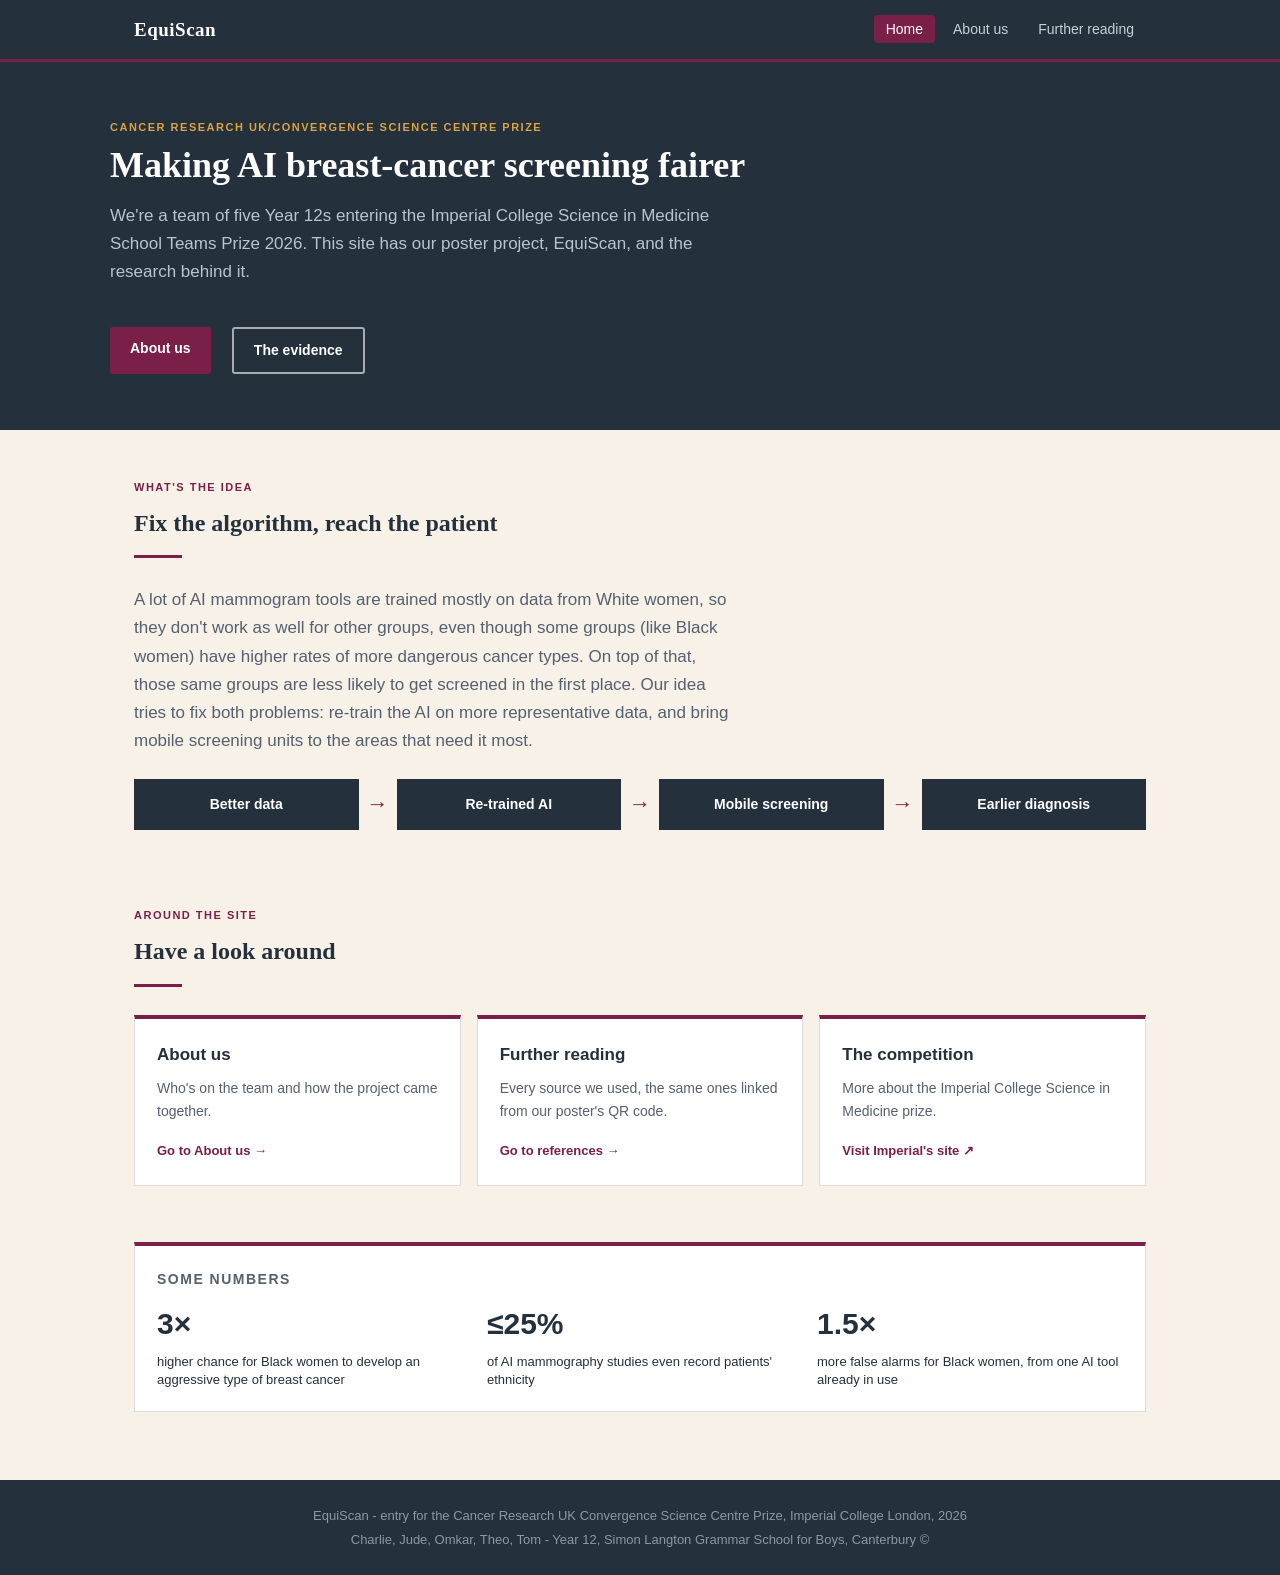
<file: index.html>
<!DOCTYPE html>
<html lang="en">
<head>
<meta charset="UTF-8">
<meta name="viewport" content="width=device-width, initial-scale=1.0">
<title>EquiScan</title>
<link rel="stylesheet" href="style.css">
</head>
<body>
<a class="skip-link" href="#main">Skip to content</a>

<header class="site-header">
  <nav class="nav-wrap" aria-label="Main navigation">
    <a class="brand" href="index.html">
      <span class="brand-mark" aria-hidden="true"></span>
      EquiScan
    </a>
    <button class="nav-toggle" aria-expanded="false" aria-controls="primary-nav">Menu</button>
    <ul class="nav-links" id="primary-nav">
      <li><a href="index.html" aria-current="page">Home</a></li>
      <li><a href="about.html">About us</a></li>
      <li><a href="references.html">Further reading</a></li>
    </ul>
  </nav>
</header>

<main id="main">

  <section class="hero">
    <div class="wrap hero-inner">
      <p class="section-label">Cancer Research UK/Convergence Science Centre Prize</p>
      <h1>Making AI breast-cancer screening fairer</h1>
      <p class="lede">We're a team of five Year 12s entering the Imperial College Science in Medicine School Teams Prize 2026. This site has our poster project, EquiScan, and the research behind it.</p>
      <div style="display:flex; gap:0.7rem; flex-wrap:wrap; margin-top:1.3rem;">
        <a class="btn" href="about.html">About us</a>
        <a class="btn btn--outline" href="references.html">The evidence</a>
      </div>
    </div>
  </section>

  <section class="section">
    <div class="wrap">
      <p class="section-label">What's the idea</p>
      <h2>Fix the algorithm, reach the patient</h2>
      <hr class="divider">
      <p class="lede">A lot of AI mammogram tools are trained mostly on data from White women, so they don't work as well for other groups, even though some groups (like Black women) have higher rates of more dangerous cancer types. On top of that, those same groups are less likely to get screened in the first place. Our idea tries to fix both problems: re-train the AI on more representative data, and bring mobile screening units to the areas that need it most.</p>

      <div class="flow">
        <div class="flow-step">Better data</div>
        <span class="flow-arrow" aria-hidden="true">→</span>
        <div class="flow-step">Re-trained AI</div>
        <span class="flow-arrow" aria-hidden="true">→</span>
        <div class="flow-step">Mobile screening</div>
        <span class="flow-arrow" aria-hidden="true">→</span>
        <div class="flow-step">Earlier diagnosis</div>
      </div>
    </div>
  </section>

  <section class="section section--tight">
    <div class="wrap">
      <p class="section-label">Around the site</p>
      <h2>Have a look around</h2>
      <hr class="divider">
      <div class="grid grid--3">
        <a class="nav-card" href="about.html">
          <h3>About us</h3>
          <p>Who's on the team and how the project came together.</p>
          <span class="nav-card-arrow">Go to About us →</span>
        </a>
        <a class="nav-card" href="references.html">
          <h3>Further reading</h3>
          <p>Every source we used, the same ones linked from our poster's QR code.</p>
          <span class="nav-card-arrow">Go to references →</span>
        </a>
        <a class="nav-card" href="https://www.imperial.ac.uk/nhli/interact/public-engagement/our-projects/community/" target="_blank" rel="noopener">
          <h3>The competition</h3>
          <p>More about the Imperial College Science in Medicine prize.</p>
          <span class="nav-card-arrow">Visit Imperial's site ↗</span>
        </a>
      </div>
    </div>
  </section>

  <section class="section section--tight">
    <div class="wrap">
      <div class="card">
        <p class="section-label">Some numbers</p>
        <div class="stat-row" style="border-top:none; padding-top:0; margin-top:0.5rem;">
          <div>
            <div class="stat-num" style="color:var(--accent);">3×</div>
            <div class="stat-label" style="color:var(--ink-soft);">higher chance for Black women to develop an aggressive type of breast cancer</div>
          </div>
          <div>
            <div class="stat-num" style="color:var(--accent);">≤25%</div>
            <div class="stat-label" style="color:var(--ink-soft);">of AI mammography studies even record patients' ethnicity</div>
          </div>
          <div>
            <div class="stat-num" style="color:var(--accent);">1.5×</div>
            <div class="stat-label" style="color:var(--ink-soft);">more false alarms for Black women, from one AI tool already in use</div>
          </div>
        </div>
      </div>
    </div>
  </section>

</main>

<footer class="site-footer">
  <div class="wrap">
    <p>EquiScan - entry for the Cancer Research UK Convergence Science Centre Prize, Imperial College London, 2026</p>
    <p>Charlie, Jude, Omkar, Theo, Tom - Year 12, Simon Langton Grammar School for Boys, Canterbury ©</p>
  </div>
</footer>

<script src="script.js"></script>
</body>
</html>
</file>
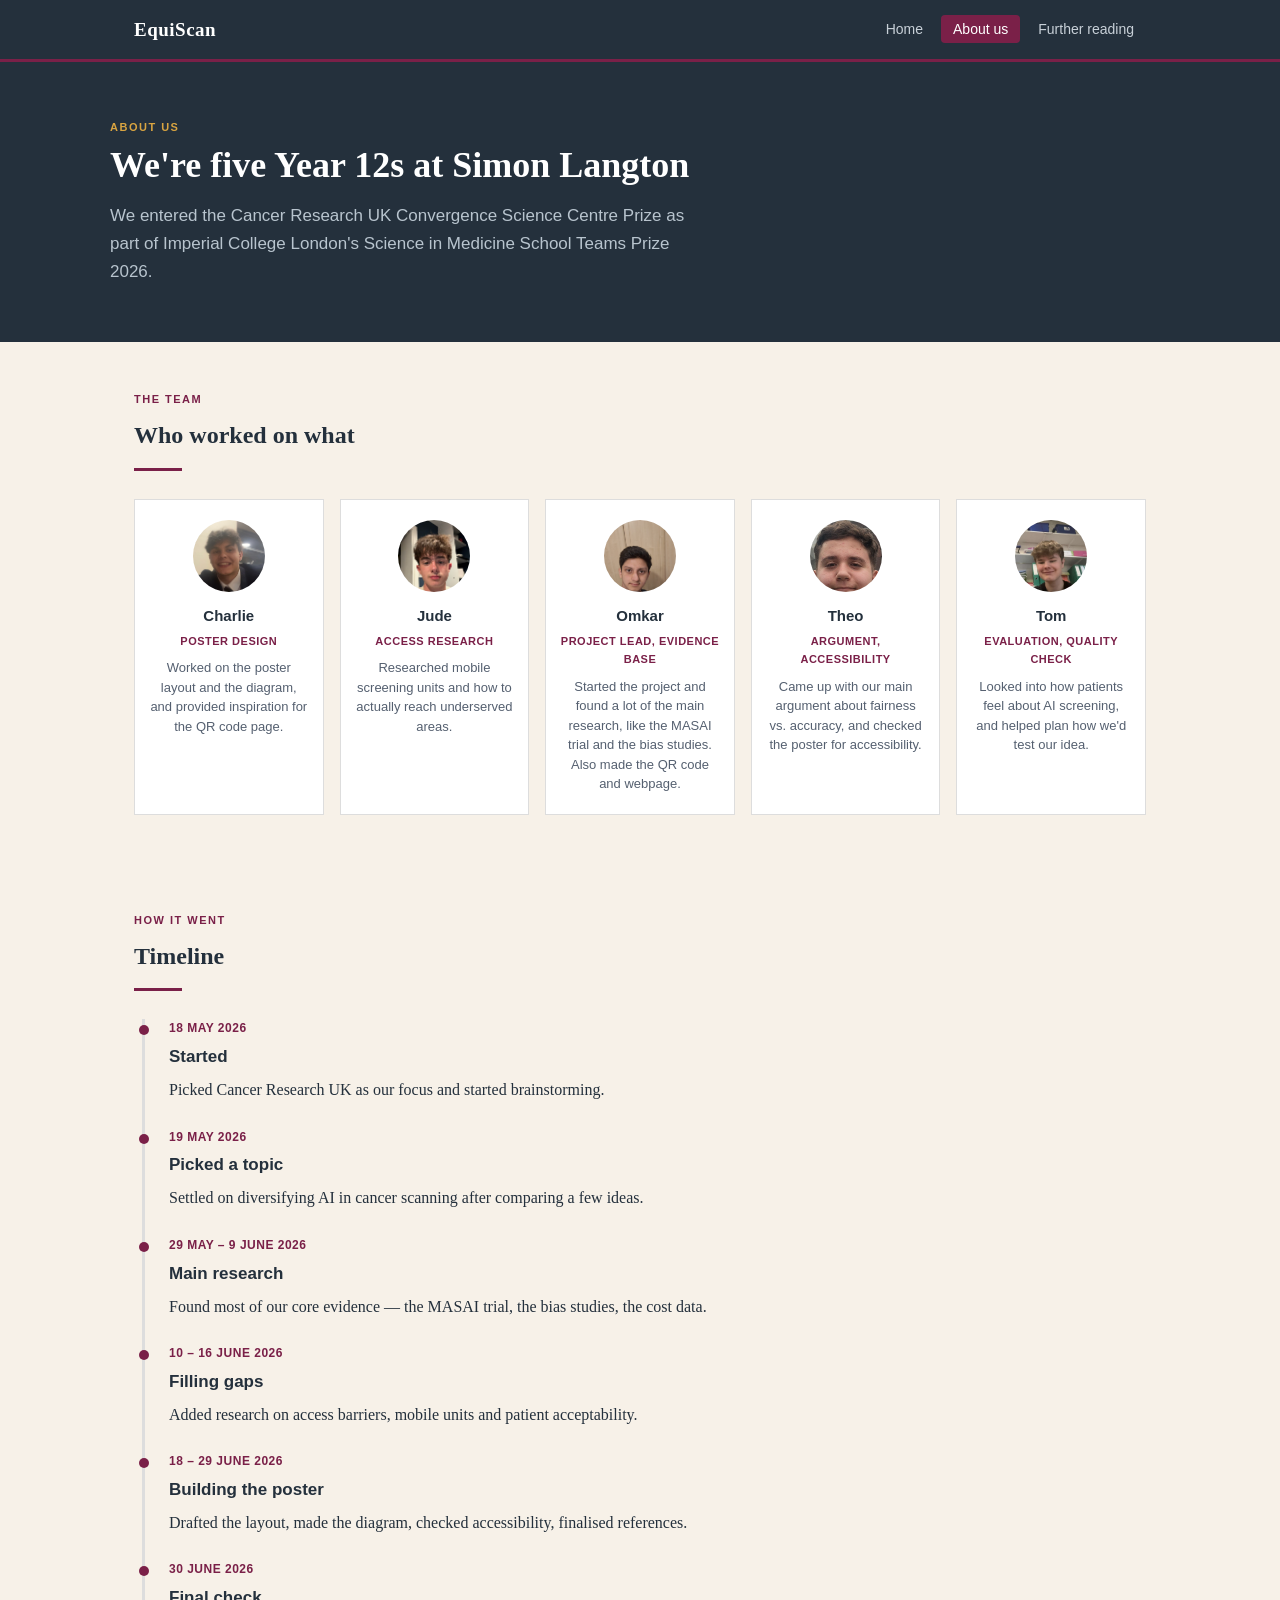
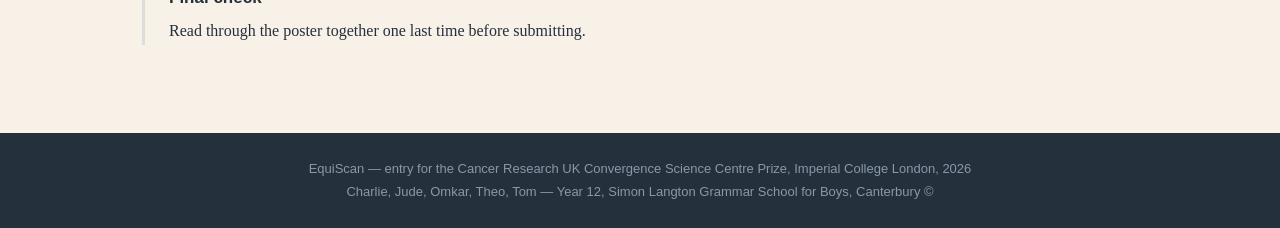
<file: about.html>
<!DOCTYPE html>
<html lang="en">
<head>
<meta charset="UTF-8">
<meta name="viewport" content="width=device-width, initial-scale=1.0">
<title>About us — EquiScan</title>
<link rel="stylesheet" href="style.css">
</head>
<body>
<a class="skip-link" href="#main">Skip to content</a>

<header class="site-header">
  <nav class="nav-wrap" aria-label="Main navigation">
    <a class="brand" href="index.html">
      <span class="brand-mark" aria-hidden="true">E</span>
      EquiScan
    </a>
    <button class="nav-toggle" aria-expanded="false" aria-controls="primary-nav">Menu</button>
    <ul class="nav-links" id="primary-nav">
      <li><a href="index.html">Home</a></li>
      <li><a href="about.html" aria-current="page">About us</a></li>
      <li><a href="references.html">Further reading</a></li>
    </ul>
  </nav>
</header>

<main id="main">

  <section class="hero">
    <div class="wrap hero-inner">
      <p class="section-label">About us</p>
      <h1>We're five Year 12s at Simon Langton</h1>
      <p class="lede">We entered the Cancer Research UK Convergence Science Centre Prize as part of Imperial College London's Science in Medicine School Teams Prize 2026.</p>
    </div>
  </section>

  <section class="section">
    <div class="wrap">
      <p class="section-label">The team</p>
      <h2>Who worked on what</h2>
      <hr class="divider">

      <div class="team-grid">

        <div class="team-card">
          <img src="images/charlie.jpeg" alt="Charlie" class="avatar-photo">
          <h3>Charlie</h3>
          <p class="team-role">Poster design</p>
          <p class="team-bio">Worked on the poster layout and the diagram, and provided inspiration for the QR code page.</p>
        </div>

        <div class="team-card">
          <img src="images/jude.jpeg" alt="Jude" class="avatar-photo">
          <h3>Jude</h3>
          <p class="team-role">Access research</p>
          <p class="team-bio">Researched mobile screening units and how to actually reach underserved areas.</p>
        </div>

        <div class="team-card">
          <img src="images/omkar.jpeg" alt="Omkar" class="avatar-photo">
          <h3>Omkar</h3>
          <p class="team-role">Project lead, evidence base</p>
          <p class="team-bio">Started the project and found a lot of the main research, like the MASAI trial and the bias studies. Also made the QR code and webpage.</p>
        </div>

        <div class="team-card">
          <img src="images/theo.jpeg" alt="Theo" class="avatar-photo">
          <h3>Theo</h3>
          <p class="team-role">Argument, accessibility</p>
          <p class="team-bio">Came up with our main argument about fairness vs. accuracy, and checked the poster for accessibility.</p>
        </div>

        <div class="team-card">
          <img src="images/tom.jpeg" alt="Tom" class="avatar-photo">
          <h3>Tom</h3>
          <p class="team-role">Evaluation, quality check</p>
          <p class="team-bio">Looked into how patients feel about AI screening, and helped plan how we'd test our idea.</p>
        </div>

      </div>
    </div>
  </section>

  <section class="section">
    <div class="wrap">
      <p class="section-label">How it went</p>
      <h2>Timeline</h2>
      <hr class="divider">

      <div class="timeline">
        <div class="timeline-item">
          <p class="timeline-date">18 May 2026</p>
          <h3>Started</h3>
          <p>Picked Cancer Research UK as our focus and started brainstorming.</p>
        </div>
        <div class="timeline-item">
          <p class="timeline-date">19 May 2026</p>
          <h3>Picked a topic</h3>
          <p>Settled on diversifying AI in cancer scanning after comparing a few ideas.</p>
        </div>
        <div class="timeline-item">
          <p class="timeline-date">29 May – 9 June 2026</p>
          <h3>Main research</h3>
          <p>Found most of our core evidence — the MASAI trial, the bias studies, the cost data.</p>
        </div>
        <div class="timeline-item">
          <p class="timeline-date">10 – 16 June 2026</p>
          <h3>Filling gaps</h3>
          <p>Added research on access barriers, mobile units and patient acceptability.</p>
        </div>
        <div class="timeline-item">
          <p class="timeline-date">18 – 29 June 2026</p>
          <h3>Building the poster</h3>
          <p>Drafted the layout, made the diagram, checked accessibility, finalised references.</p>
        </div>
        <div class="timeline-item">
          <p class="timeline-date">30 June 2026</p>
          <h3>Final check</h3>
          <p>Read through the poster together one last time before submitting.</p>
        </div>
      </div>
    </div>
  </section>

</main>

<footer class="site-footer">
  <div class="wrap">
    <p>EquiScan — entry for the Cancer Research UK Convergence Science Centre Prize, Imperial College London, 2026</p>
    <p>Charlie, Jude, Omkar, Theo, Tom — Year 12, Simon Langton Grammar School for Boys, Canterbury ©</p>
  </div>
</footer>

<script src="script.js"></script>
</body>
</html>
</file>
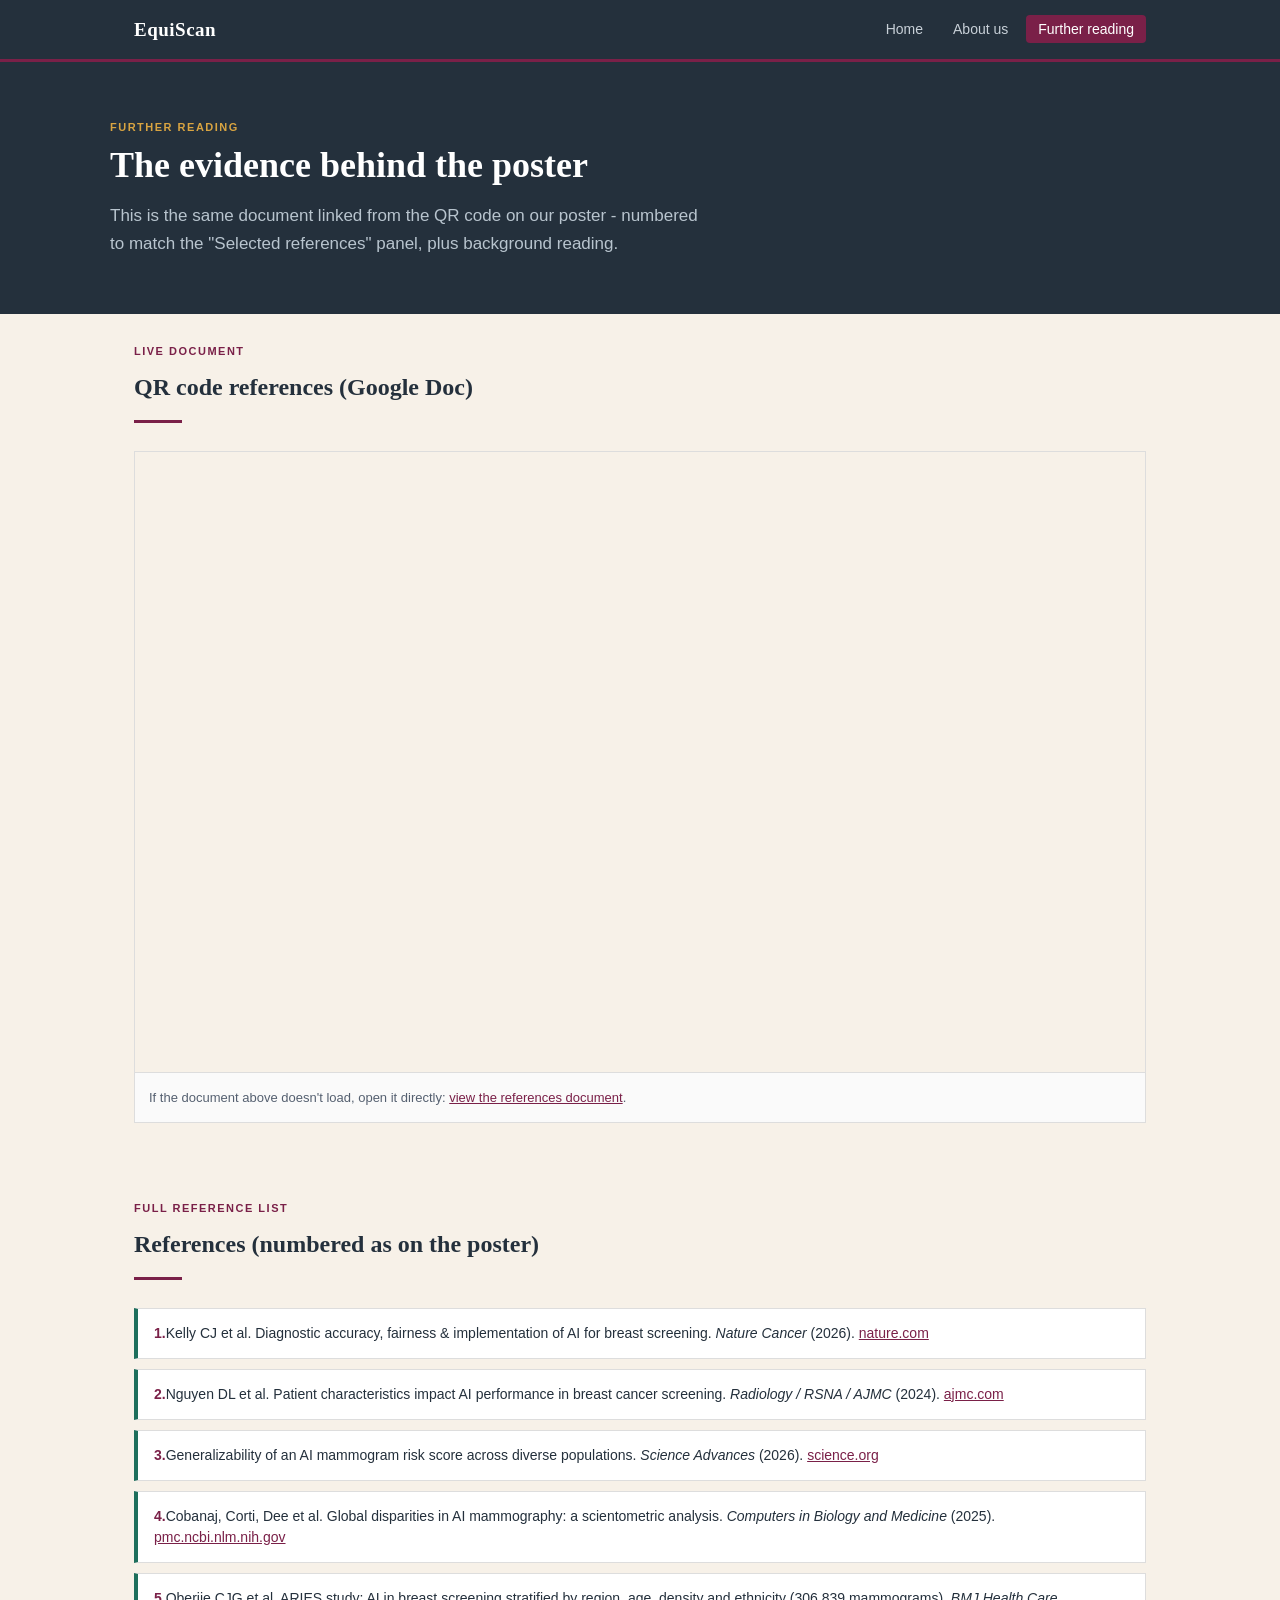
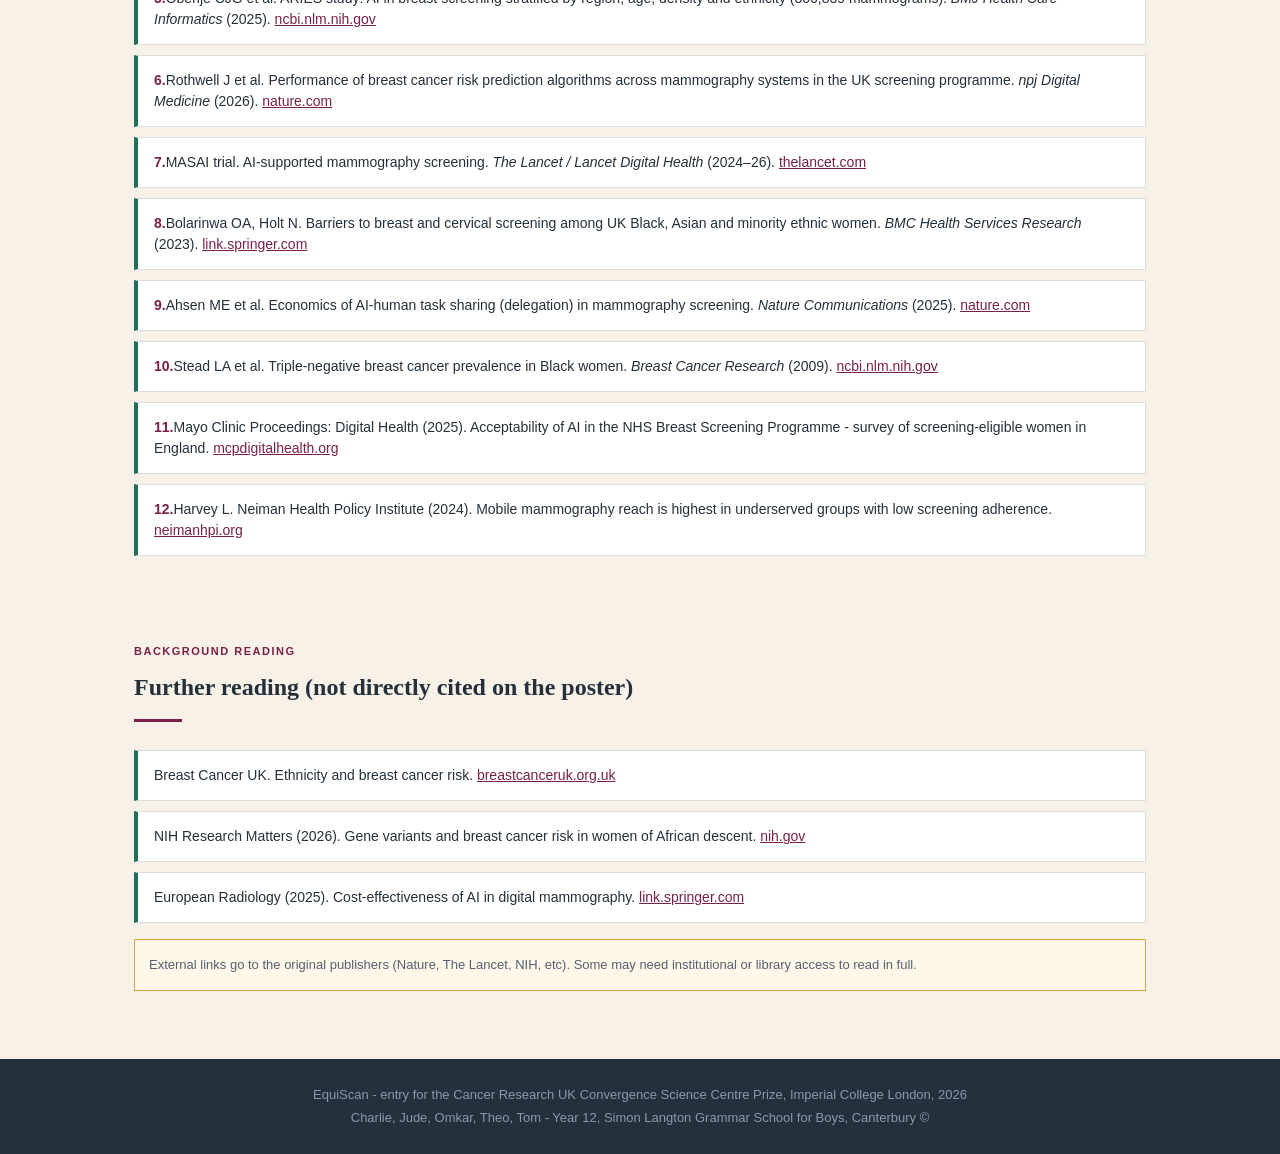
<file: references.html>
<!DOCTYPE html>
<html lang="en">
<head>
<meta charset="UTF-8">
<meta name="viewport" content="width=device-width, initial-scale=1.0">
<title>Further reading - EquiScan</title>
<link rel="stylesheet" href="style.css">
</head>
<body>
<a class="skip-link" href="#main">Skip to content</a>

<header class="site-header">
  <nav class="nav-wrap" aria-label="Main navigation">
    <a class="brand" href="index.html">
      <span class="brand-mark" aria-hidden="true">E</span>
      EquiScan
    </a>
    <button class="nav-toggle" aria-expanded="false" aria-controls="primary-nav">Menu</button>
    <ul class="nav-links" id="primary-nav">
      <li><a href="index.html">Home</a></li>
      <li><a href="about.html">About us</a></li>
      <li><a href="references.html" aria-current="page">Further reading</a></li>
    </ul>
  </nav>
</header>

<main id="main">

  <section class="hero">
    <div class="wrap hero-inner">
      <p class="section-label">Further reading</p>
      <h1>The evidence behind the poster</h1>
      <p class="lede">This is the same document linked from the QR code on our poster - numbered to match the "Selected references" panel, plus background reading.</p>
    </div>
  </section>

  <section class="section section--tight">
    <div class="wrap">
      <p class="section-label">Live document</p>
      <h2>QR code references (Google Doc)</h2>
      <hr class="divider">
      <div class="doc-embed">
        <iframe
          src="https://docs.google.com/document/d/e/2PACX-1vStDPqYl5hbNUBI51yWcIlxyT_wRcOq8J_AkpZSQybKN8P3ln-WQAETpdkJEcqwgzvYCmPM1qw4LQgG/pub?embedded=true"
          title="EquiScan references - Google Doc">
        </iframe>
        <p class="doc-embed-fallback">
          If the document above doesn't load, open it directly:
          <a href="https://docs.google.com/document/d/e/2PACX-1vStDPqYl5hbNUBI51yWcIlxyT_wRcOq8J_AkpZSQybKN8P3ln-WQAETpdkJEcqwgzvYCmPM1qw4LQgG/pub?embedded=true" target="_blank" rel="noopener">view the references document</a>.
        </p>
      </div>
    </div>
  </section>

  <section class="section">
    <div class="wrap">
      <p class="section-label">Full reference list</p>
      <h2>References (numbered as on the poster)</h2>
      <hr class="divider">
      <ol class="ref-list" style="list-style:none;">
        <li><span class="ref-num">1.</span>Kelly CJ et al. Diagnostic accuracy, fairness &amp; implementation of AI for breast screening. <em>Nature Cancer</em> (2026). <a href="https://www.nature.com/articles/s43018-026-01127-0" target="_blank" rel="noopener">nature.com</a></li>
        <li><span class="ref-num">2.</span>Nguyen DL et al. Patient characteristics impact AI performance in breast cancer screening. <em>Radiology / RSNA / AJMC</em> (2024). <a href="https://www.ajmc.com/view/patient-characteristics-affect-ai-performance-in-breast-cancer-screening" target="_blank" rel="noopener">ajmc.com</a></li>
        <li><span class="ref-num">3.</span>Generalizability of an AI mammogram risk score across diverse populations. <em>Science Advances</em> (2026). <a href="https://www.science.org/doi/10.1126/sciadv.ady3905" target="_blank" rel="noopener">science.org</a></li>
        <li><span class="ref-num">4.</span>Cobanaj, Corti, Dee et al. Global disparities in AI mammography: a scientometric analysis. <em>Computers in Biology and Medicine</em> (2025). <a href="https://pmc.ncbi.nlm.nih.gov/articles/PMC12185668/" target="_blank" rel="noopener">pmc.ncbi.nlm.nih.gov</a></li>
        <li><span class="ref-num">5.</span>Oberije CJG et al. ARIES study: AI in breast screening stratified by region, age, density and ethnicity (306,839 mammograms). <em>BMJ Health Care Informatics</em> (2025). <a href="https://www.ncbi.nlm.nih.gov/pmc/articles/PMC12083354/" target="_blank" rel="noopener">ncbi.nlm.nih.gov</a></li>
        <li><span class="ref-num">6.</span>Rothwell J et al. Performance of breast cancer risk prediction algorithms across mammography systems in the UK screening programme. <em>npj Digital Medicine</em> (2026). <a href="https://www.nature.com/articles/s41746-026-02507-7" target="_blank" rel="noopener">nature.com</a></li>
        <li><span class="ref-num">7.</span>MASAI trial. AI-supported mammography screening. <em>The Lancet / Lancet Digital Health</em> (2024–26). <a href="https://www.thelancet.com/journals/landig/article/PIIS2589-7500(24)00267-X/fulltext" target="_blank" rel="noopener">thelancet.com</a></li>
        <li><span class="ref-num">8.</span>Bolarinwa OA, Holt N. Barriers to breast and cervical screening among UK Black, Asian and minority ethnic women. <em>BMC Health Services Research</em> (2023). <a href="https://link.springer.com/article/10.1186/s12913-023-09410-x" target="_blank" rel="noopener">link.springer.com</a></li>
        <li><span class="ref-num">9.</span>Ahsen ME et al. Economics of AI-human task sharing (delegation) in mammography screening. <em>Nature Communications</em> (2025). <a href="https://www.nature.com/articles/s41467-025-57409-1" target="_blank" rel="noopener">nature.com</a></li>
        <li><span class="ref-num">10.</span>Stead LA et al. Triple-negative breast cancer prevalence in Black women. <em>Breast Cancer Research</em> (2009). <a href="https://www.ncbi.nlm.nih.gov/pmc/articles/PMC2688946/" target="_blank" rel="noopener">ncbi.nlm.nih.gov</a></li>
        <li><span class="ref-num">11.</span>Mayo Clinic Proceedings: Digital Health (2025). Acceptability of AI in the NHS Breast Screening Programme - survey of screening-eligible women in England. <a href="https://www.mcpdigitalhealth.org/article/S2949-7612(25)00136-1/fulltext" target="_blank" rel="noopener">mcpdigitalhealth.org</a></li>
        <li><span class="ref-num">12.</span>Harvey L. Neiman Health Policy Institute (2024). Mobile mammography reach is highest in underserved groups with low screening adherence. <a href="https://www.neimanhpi.org/press-releases/new-study-shows-mobile-mammography-reach-is-highest-in-underserved-groups-with-low-breast-cancer-screening-adherence/" target="_blank" rel="noopener">neimanhpi.org</a></li>
      </ol>
    </div>
  </section>

  <section class="section section--tight">
    <div class="wrap">
      <p class="section-label">Background reading</p>
      <h2>Further reading (not directly cited on the poster)</h2>
      <hr class="divider">
      <ul class="ref-list">
        <li>Breast Cancer UK. Ethnicity and breast cancer risk. <a href="https://www.breastcanceruk.org.uk/about-breast-cancer/ethnicity-and-breast-cancer-risk/" target="_blank" rel="noopener">breastcanceruk.org.uk</a></li>
        <li>NIH Research Matters (2026). Gene variants and breast cancer risk in women of African descent. <a href="https://www.nih.gov/news-events/nih-research-matters/gene-variants-breast-cancer-risk-black-women" target="_blank" rel="noopener">nih.gov</a></li>
        <li>European Radiology (2025). Cost-effectiveness of AI in digital mammography. <a href="https://link.springer.com/article/10.1007/s00330-025-11821-9" target="_blank" rel="noopener">link.springer.com</a></li>
      </ul>
      <p class="note">External links go to the original publishers (Nature, The Lancet, NIH, etc). Some may need institutional or library access to read in full.</p>
    </div>
  </section>

</main>

<footer class="site-footer">
  <div class="wrap">
    <p>EquiScan - entry for the Cancer Research UK Convergence Science Centre Prize, Imperial College London, 2026</p>
    <p>Charlie, Jude, Omkar, Theo, Tom - Year 12, Simon Langton Grammar School for Boys, Canterbury ©</p>
  </div>
</footer>

<script src="script.js"></script>
</body>
</html>
</file>
<file: style.css>
* {
  box-sizing: border-box;
  margin: 0;
  padding: 0;
}

body {
  font-family: Georgia, serif;
  background-color: #F7F1E8;
  color: #24303C;
  line-height: 1.65;
  overflow-x: hidden;
}

a { color: #7A2048; }

/* ===== NAV ===== */
.site-header {
  background-color: #24303C;
  border-bottom: 3px solid #7A2048;
  position: relative;
}

.nav-wrap {
  max-width: 1060px;
  margin: 0 auto;
  padding: 14px 24px;
  display: flex;
  justify-content: space-between;
  align-items: center;
}

.brand {
  color: white;
  text-decoration: none;
  font-weight: bold;
  font-size: 19px;
  letter-spacing: 0.5px;
}

.brand-mark { display: none; }

.nav-links {
  list-style: none;
  display: flex;
  gap: 6px;
}

.nav-links a {
  color: #c8d0d8;
  text-decoration: none;
  font-family: Arial, sans-serif;
  font-size: 14px;
  padding: 6px 12px;
  border-radius: 4px;
}

.nav-links a:hover {
  color: white;
  background: rgba(255,255,255,0.08);
}

.nav-links a[aria-current="page"] {
  background: #7A2048;
  color: white;
}

.nav-toggle {
  display: none;
  background: none;
  border: 1px solid rgba(255,255,255,0.4);
  color: white;
  padding: 6px 12px;
  font-size: 16px;
  cursor: pointer;
  border-radius: 4px;
}

/* ===== LAYOUT ===== */
.wrap {
  max-width: 1060px;
  margin: 0 auto;
  padding: 0 24px;
}

.section { padding: 48px 0; }
.section--tight { padding: 28px 0; }

.section-label {
  font-family: Arial, sans-serif;
  text-transform: uppercase;
  font-size: 11px;
  font-weight: bold;
  color: #7A2048;
  letter-spacing: 1.5px;
  margin-bottom: 8px;
}

h1 { font-size: 36px; line-height: 1.2; margin-bottom: 14px; }
h2 { font-size: 24px; margin-bottom: 10px; }
h3 { font-size: 17px; font-family: Arial, sans-serif; margin-bottom: 6px; }

.lede {
  color: #556070;
  font-size: 17px;
  max-width: 600px;
  font-family: Arial, sans-serif;
}

.divider {
  border: none;
  border-top: 3px solid #7A2048;
  width: 48px;
  margin: 12px 0 28px 0;
}

/* ===== HERO ===== */
.hero {
  background-color: #24303C;
  padding: 56px 0;
}

.hero h1 { color: white; }
.hero .lede { color: #b8c4ce; }
.hero .section-label { color: #D9A441; }
.hero-inner { padding: 0; }

.stat-row {
  display: grid;
  grid-template-columns: repeat(3, 1fr);
  gap: 24px;
  margin-top: 36px;
  padding-top: 28px;
  border-top: 1px solid rgba(255,255,255,0.15);
}

.stat-num {
  font-size: 30px;
  font-weight: bold;
  color: #D9A441;
  font-family: Arial, sans-serif;
}

.stat-label {
  font-size: 13px;
  color: #b8c4ce;
  font-family: Arial, sans-serif;
  margin-top: 4px;
  line-height: 1.4;
}

/* ===== BUTTONS ===== */
.btn {
  display: inline-block;
  background-color: #7A2048;
  color: white;
  text-decoration: none;
  padding: 10px 20px;
  font-size: 14px;
  font-weight: bold;
  font-family: Arial, sans-serif;
  margin-top: 20px;
  margin-right: 10px;
  border-radius: 3px;
}

.btn:hover { background-color: #5e1837; }

.btn--outline {
  background: transparent;
  border: 2px solid rgba(255,255,255,0.6);
  color: white;
}

.btn--outline:hover { background: rgba(255,255,255,0.08); }

/* ===== CARDS ===== */
.grid { display: grid; gap: 16px; }
.grid--3 { grid-template-columns: repeat(3, 1fr); }
.grid--2 { grid-template-columns: repeat(2, 1fr); }

.card {
  background: white;
  border: 1px solid #ddd;
  border-top: 4px solid #7A2048;
  padding: 22px;
}

.card h3 { margin-bottom: 8px; }
.card p { color: #556070; font-size: 14px; font-family: Arial, sans-serif; margin: 0; }

.nav-card {
  display: block;
  background: white;
  border: 1px solid #ddd;
  border-top: 4px solid #7A2048;
  padding: 22px;
  text-decoration: none;
  color: #24303C;
}

.nav-card h3 { margin-bottom: 8px; }
.nav-card p { color: #556070; font-size: 14px; font-family: Arial, sans-serif; margin-bottom: 14px; }
.nav-card-arrow { color: #7A2048; font-weight: bold; font-size: 13px; font-family: Arial, sans-serif; }

/* ===== FLOW ===== */
.flow {
  display: flex;
  align-items: center;
  gap: 8px;
  margin-top: 24px;
  flex-wrap: wrap;
}

.flow-step {
  background-color: #24303C;
  color: white;
  padding: 14px 18px;
  font-size: 14px;
  font-weight: bold;
  font-family: Arial, sans-serif;
  text-align: center;
  flex: 1 1 150px;
}

.flow-arrow {
  color: #7A2048;
  font-size: 22px;
  font-weight: bold;
}

/* ===== TEAM ===== */
.team-grid {
  display: grid;
  grid-template-columns: repeat(5, 1fr);
  gap: 16px;
}

.team-card {
  background: white;
  border: 1px solid #ddd;
  padding: 20px 14px;
  text-align: center;
}

.avatar {
  width: 72px;
  height: 72px;
  border-radius: 50%;
  background-color: #7A2048;
  color: white;
  font-weight: bold;
  font-size: 22px;
  margin: 0 auto 12px auto;
  display: flex;
  align-items: center;
  justify-content: center;
  font-family: Arial, sans-serif;
}

.avatar-photo {
  width: 72px;
  height: 72px;
  border-radius: 50%;
  object-fit: cover;
  object-position: center top;
  margin: 0 auto 12px auto;
  display: block;
}

.team-card h3 {
  font-size: 15px;
  margin-bottom: 4px;
}

.team-role {
  color: #7A2048;
  font-weight: bold;
  font-size: 11px;
  text-transform: uppercase;
  letter-spacing: 0.5px;
  font-family: Arial, sans-serif;
  margin-bottom: 8px;
}

.team-bio {
  font-size: 13px;
  color: #556070;
  font-family: Arial, sans-serif;
  line-height: 1.5;
}

/* ===== TIMELINE ===== */
.timeline {
  border-left: 3px solid #ddd;
  padding-left: 24px;
  margin-left: 8px;
}

.timeline-item {
  margin-bottom: 24px;
  position: relative;
}

.timeline-item::before {
  content: "";
  width: 10px;
  height: 10px;
  background: #7A2048;
  border-radius: 50%;
  position: absolute;
  left: -30px;
  top: 6px;
}

.timeline-item:last-child { margin-bottom: 0; }

.timeline-date {
  font-weight: bold;
  color: #7A2048;
  font-size: 12px;
  font-family: Arial, sans-serif;
  text-transform: uppercase;
  letter-spacing: 0.5px;
  margin-bottom: 4px;
}

/* ===== REFERENCES ===== */
.doc-embed { border: 1px solid #ddd; }

.doc-embed iframe {
  width: 100%;
  height: 620px;
  border: none;
  display: block;
}

.doc-embed-fallback {
  padding: 14px;
  font-size: 13px;
  color: #556070;
  border-top: 1px solid #ddd;
  background: #fafafa;
  font-family: Arial, sans-serif;
}

.ref-list {
  list-style: none;
  padding: 0;
}

.ref-list li {
  background: white;
  border: 1px solid #ddd;
  border-left: 4px solid #1E6F5C;
  padding: 14px 16px;
  margin-bottom: 10px;
  font-size: 14px;
  font-family: Arial, sans-serif;
  line-height: 1.5;
  word-wrap: break-word;
}

.ref-num {
  color: #7A2048;
  font-weight: bold;
}

.note {
  background-color: #fff8e8;
  border: 1px solid #D9A441;
  padding: 14px;
  font-size: 13px;
  color: #556070;
  font-family: Arial, sans-serif;
  margin-top: 16px;
}

/* ===== FOOTER ===== */
.site-footer {
  background-color: #24303C;
  color: #8a98a8;
  padding: 24px 0;
  font-size: 13px;
  font-family: Arial, sans-serif;
  margin-top: 40px;
  text-align: center;
  line-height: 1.8;
}

.site-footer a { color: white; }

/* ===== SKIP LINK ===== */
.skip-link {
  position: absolute;
  left: -999px;
  background: #24303C;
  color: white;
  padding: 8px;
}
.skip-link:focus { left: 10px; top: 10px; }

/* =====================================================
   MOBILE — under 700px
   ===================================================== */
@media (max-width: 700px) {

  .nav-toggle { display: inline-block; }

  .nav-links {
    display: none;
    flex-direction: column;
    position: absolute;
    top: 100%;
    left: 0;
    right: 0;
    background-color: #24303C;
    padding: 14px 24px 20px;
    gap: 8px;
    z-index: 99;
  }

  .nav-links.open { display: flex; }

  .nav-links a { font-size: 16px; padding: 8px 0; }

  h1 { font-size: 24px; }
  h2 { font-size: 20px; }

  .hero { padding: 32px 0; }

  .stat-row { grid-template-columns: 1fr; gap: 16px; }

  .grid--3 { grid-template-columns: 1fr; }
  .grid--2 { grid-template-columns: 1fr; }

  .flow { flex-direction: column; }
  .flow-step { width: 100%; }
  .flow-arrow { transform: rotate(90deg); }

  /* team: 2 per row on phone */
  .team-grid { grid-template-columns: repeat(2, 1fr); }

  .doc-embed iframe { height: 420px; }

  .btn {
    display: block;
    text-align: center;
    margin-right: 0;
    margin-bottom: 10px;
  }
}

/* =====================================================
   DESKTOP — over 700px
   ===================================================== */
@media (min-width: 701px) {
  .nav-toggle { display: none; }
  .nav-links { display: flex !important; }
  .team-grid { grid-template-columns: repeat(5, 1fr); }
}
</file>
